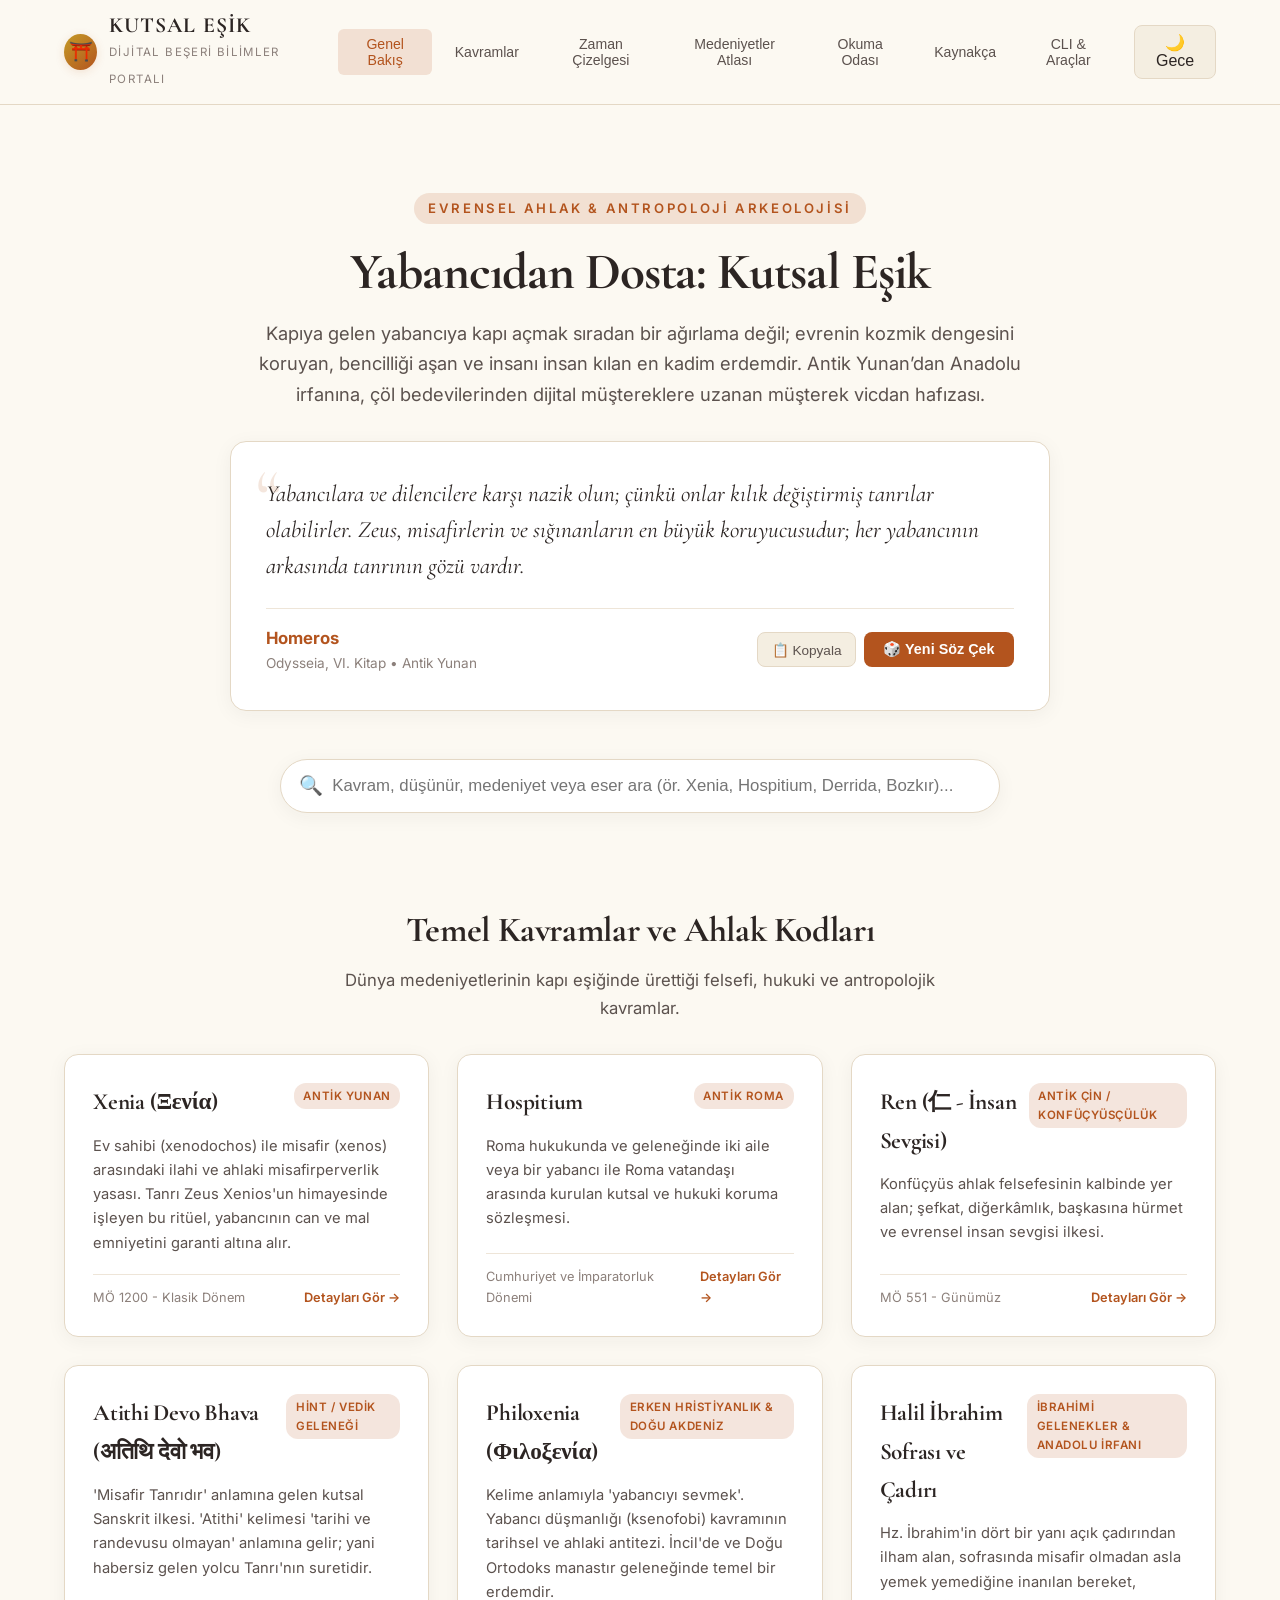
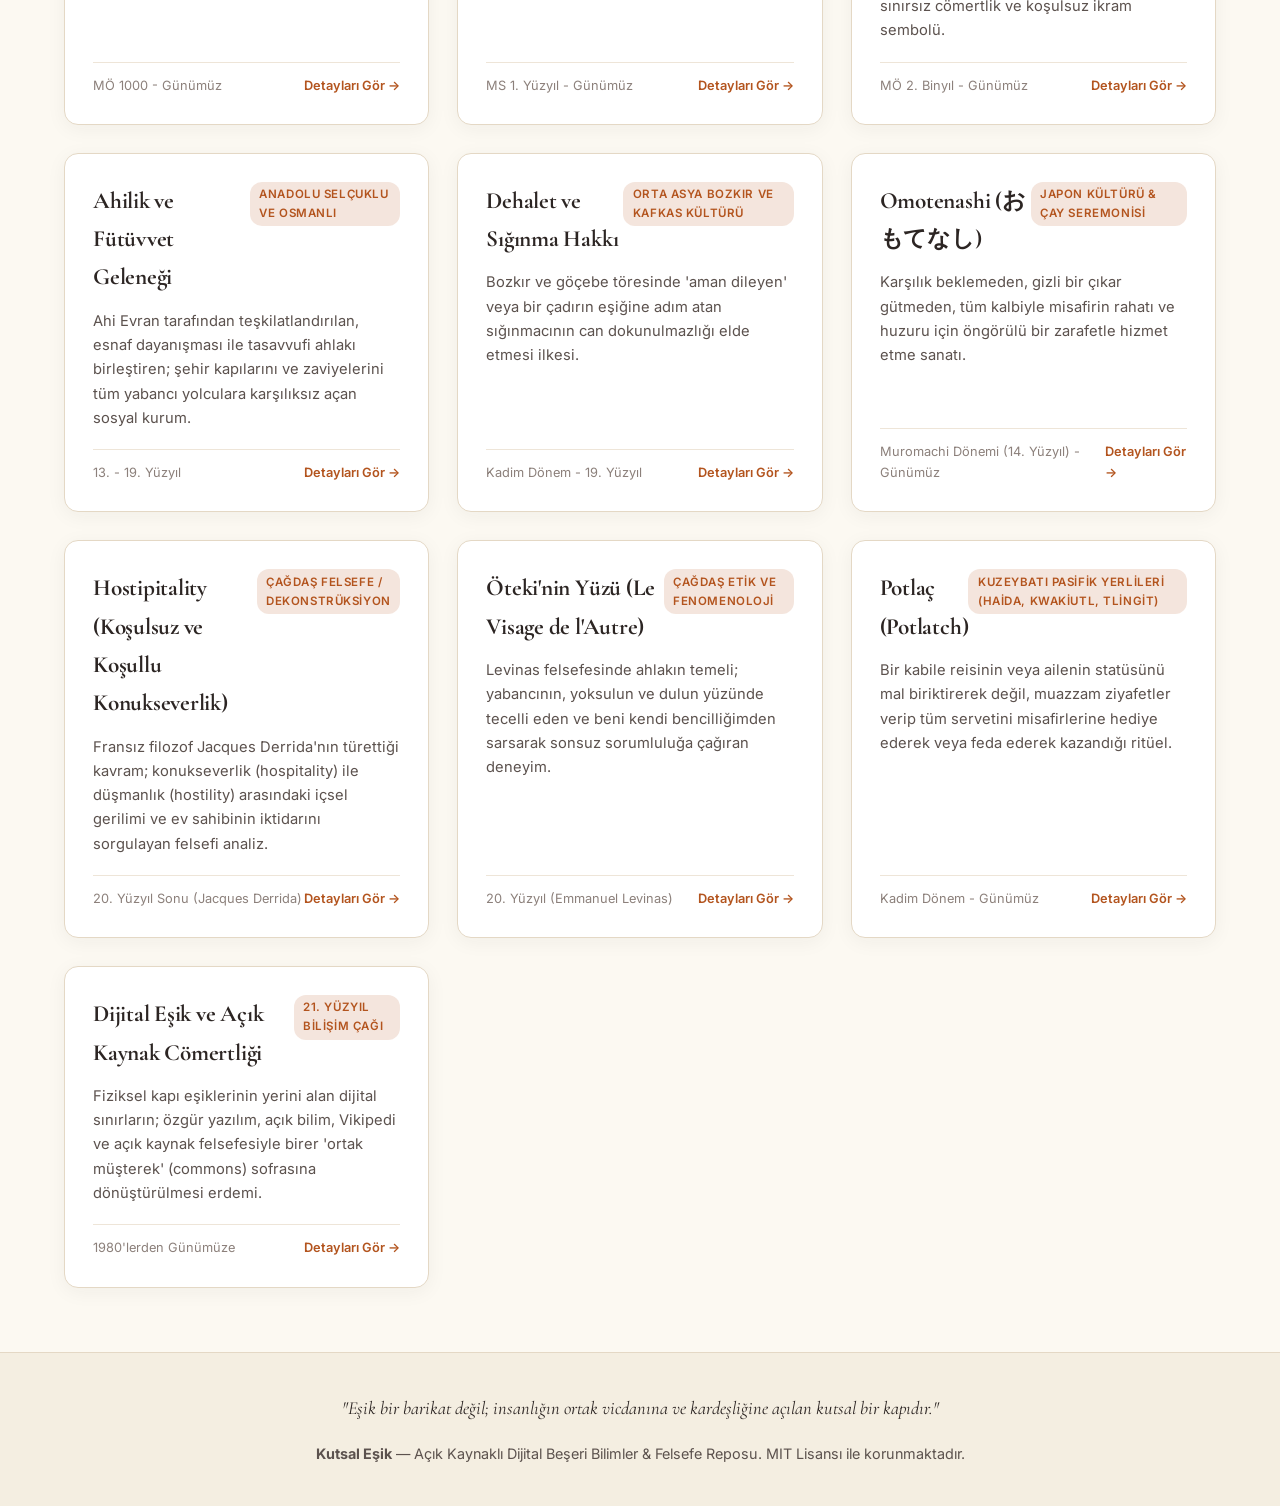
<file: index.html>
<!DOCTYPE html>
<html lang="tr">
<head>
  <meta charset="UTF-8" />
  <meta http-equiv="refresh" content="0; url=web/index.html" />
  <title>Kutsal Eşik</title>
</head>
<body>
  <p>Yönlendiriliyorsunuz... <a href="web/index.html">Kutsal Eşik Portalı'na gitmek için tıklayınız</a>.</p>
</body>
</html>
</file>
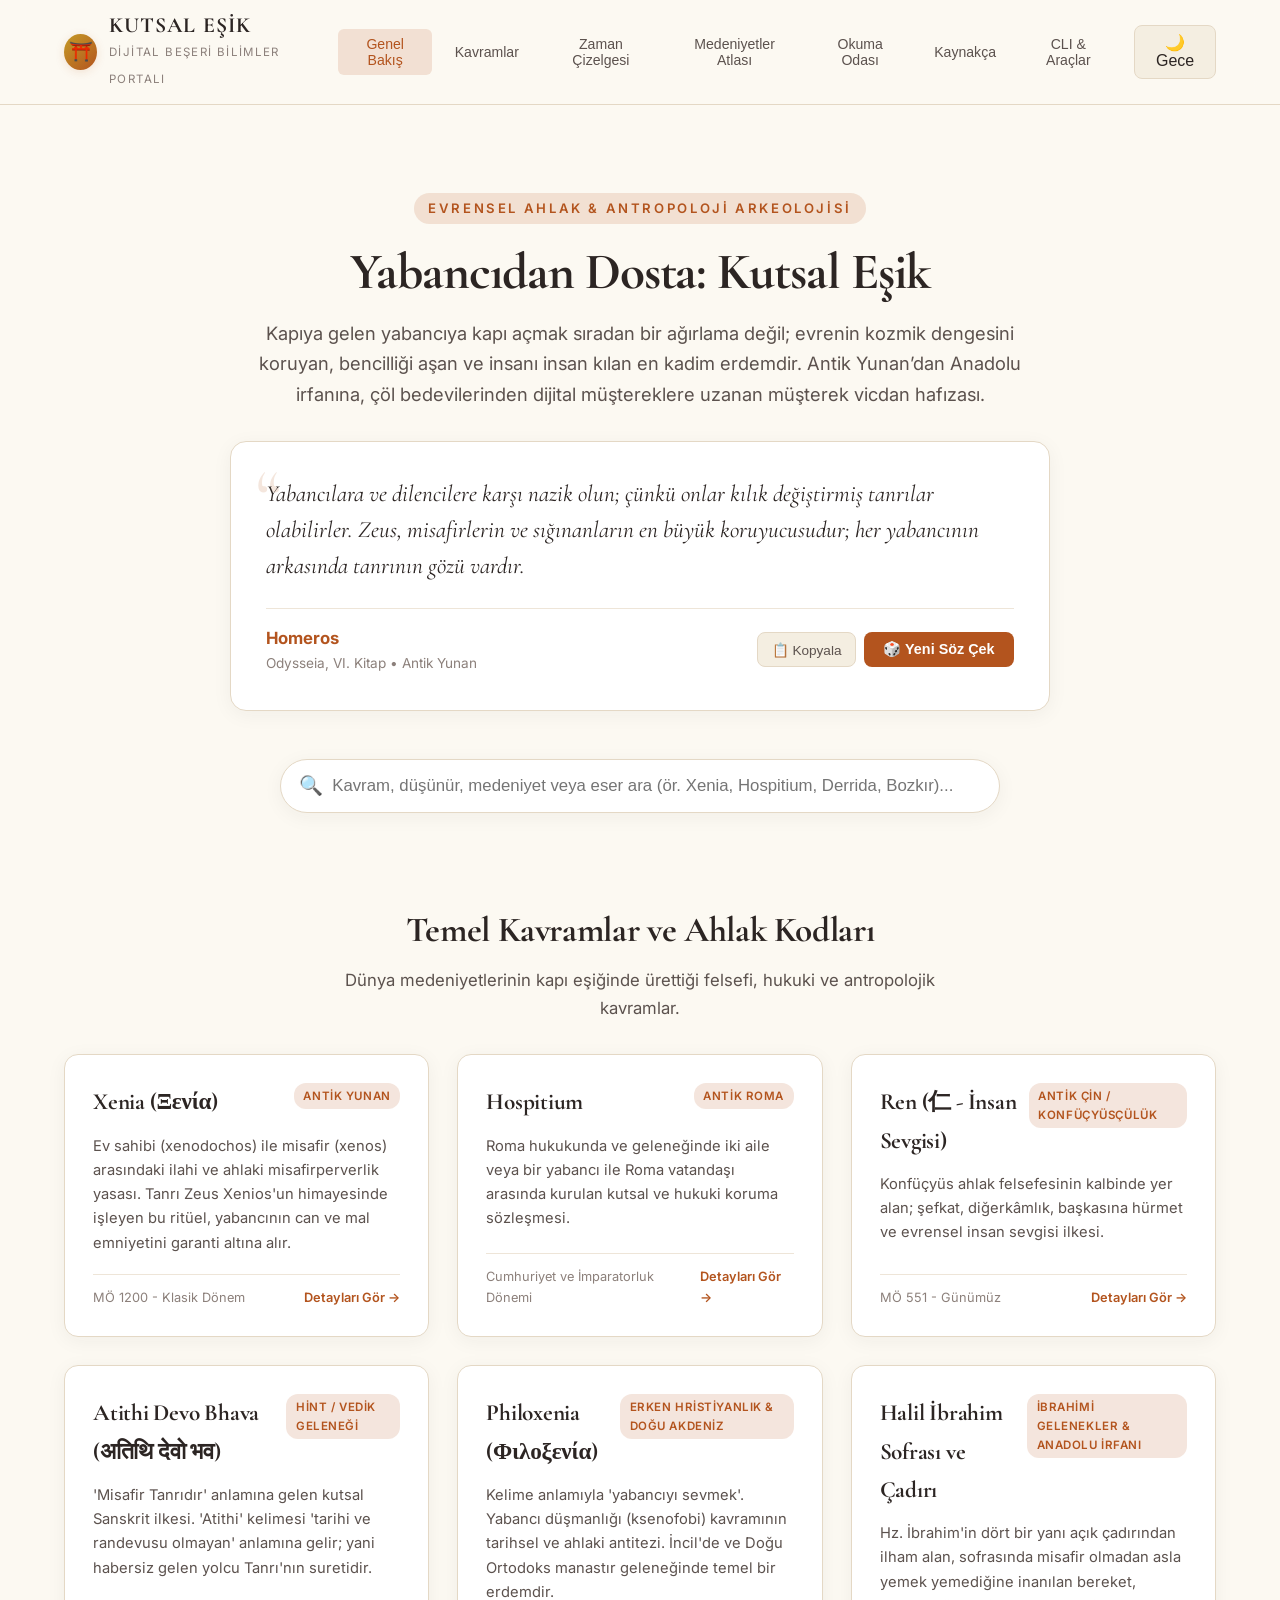
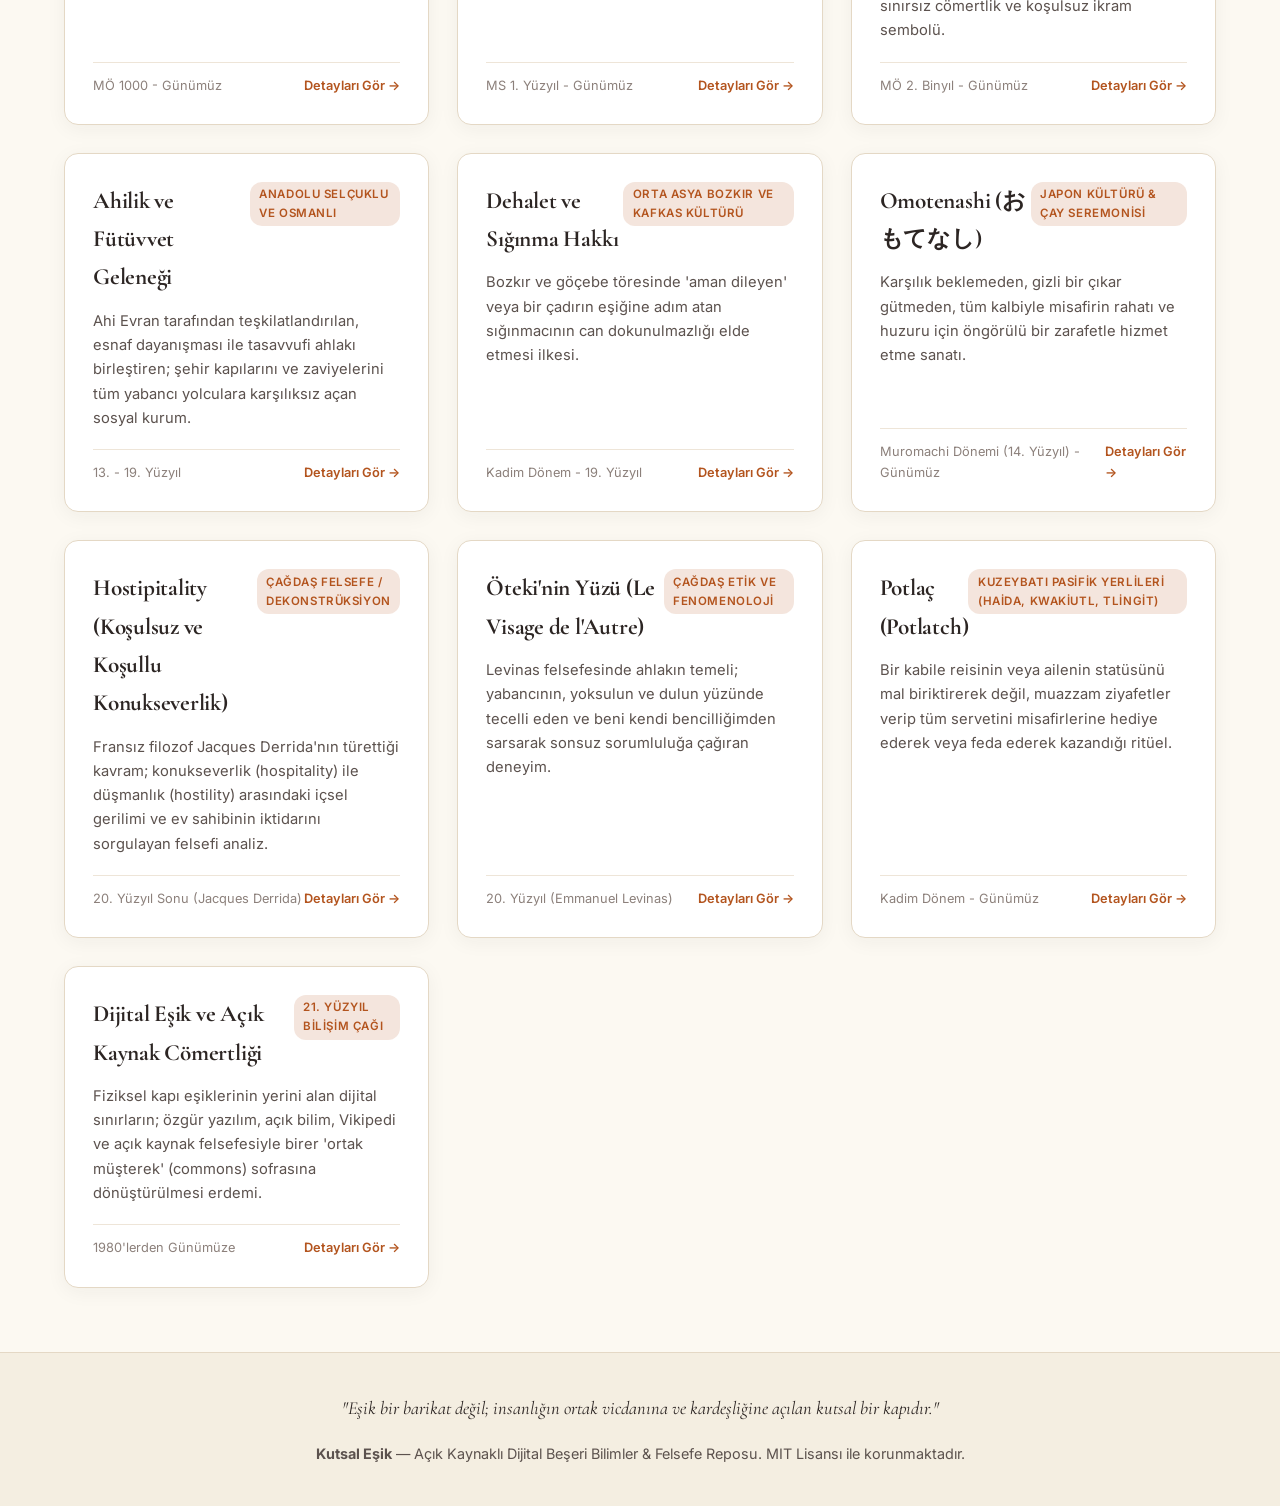
<file: web/index.html>
<!DOCTYPE html>
<html lang="tr" data-theme="light">
<head>
  <meta charset="UTF-8" />
  <meta name="viewport" content="width=device-width, initial-scale=1.0" />
  <title>Kutsal Eşik | İnsanlık Tarihinde Misafirperverlik ve Erdem Arkeolojisi</title>
  <meta name="description" content="Yabancıdan Dosta: İnsanlık Tarihinde Misafirperverlik, Erdem ve Evrensel Ahlak Arkeolojisi. Açık kaynaklı sosyolojik, felsefi ve antropolojik araştırma portalı." />
  <link rel="preconnect" href="https://fonts.googleapis.com" />
  <link rel="preconnect" href="https://fonts.gstatic.com" crossorigin />
  <link href="https://fonts.googleapis.com/css2?family=Cormorant+Garamond:ital,wght@0,500;0,700;1,400;1,600&family=Inter:wght@400;500;600;700&display=swap" rel="stylesheet" />
  <link rel="stylesheet" href="css/style.css" />
</head>
<body>

  <!-- Üst Navigasyon Çubuğu -->
  <header class="header">
    <div class="nav-container">
      <div class="logo-area" onclick="location.reload()">
        <div class="logo-icon">⛩️</div>
        <div class="logo-text">
          <h1>KUTSAL EŞİK</h1>
          <span>Dijital Beşeri Bilimler Portalı</span>
        </div>
      </div>

      <nav>
        <ul class="nav-links">
          <li><button class="nav-btn active" data-tab="tab-overview">Genel Bakış</button></li>
          <li><button class="nav-btn" data-tab="tab-concepts">Kavramlar</button></li>
          <li><button class="nav-btn" data-tab="tab-timeline">Zaman Çizelgesi</button></li>
          <li><button class="nav-btn" data-tab="tab-atlas">Medeniyetler Atlası</button></li>
          <li><button class="nav-btn" data-tab="tab-reader">Okuma Odası</button></li>
          <li><button class="nav-btn" data-tab="tab-bib">Kaynakça</button></li>
          <li><button class="nav-btn" data-tab="tab-cli">CLI & Araçlar</button></li>
        </ul>
      </nav>

      <div class="nav-actions">
        <button id="themeToggleBtn" class="theme-toggle-btn" title="Temayı Değiştir">🌙 Gece</button>
      </div>
    </div>
  </header>

  <!-- Ana İçerik -->
  <main class="main-content">

    <!-- Hero Bölümü -->
    <section class="hero">
      <span class="hero-tagline">Evrensel Ahlak & Antropoloji Arkeolojisi</span>
      <h2>Yabancıdan Dosta: Kutsal Eşik</h2>
      <p>
        Kapıya gelen yabancıya kapı açmak sıradan bir ağırlama değil; evrenin kozmik dengesini koruyan, bencilliği aşan ve insanı insan kılan en kadim erdemdir. Antik Yunan’dan Anadolu irfanına, çöl bedevilerinden dijital müştereklere uzanan müşterek vicdan hafızası.
      </p>

      <!-- Bilgelik Pusulası (Quote Box) -->
      <div class="wisdom-card">
        <div id="wisdomText" class="wisdom-text">
          Yükleniyor...
        </div>
        <div class="wisdom-author-bar">
          <div class="wisdom-meta">
            <span id="wisdomAuthor" class="wisdom-author">Düşünür</span>
            <span id="wisdomSource" class="wisdom-source">Eser & Dönem</span>
          </div>
          <div class="wisdom-actions">
            <button id="copyQuoteBtn" class="btn-icon" title="Alıntıyı Kopyala">📋 Kopyala</button>
            <button id="nextQuoteBtn" class="btn-primary">🎲 Yeni Söz Çek</button>
          </div>
        </div>
      </div>

      <!-- Canlı Arama Çubuğu -->
      <div class="search-wrapper">
        <span class="search-icon">🔍</span>
        <input
          type="text"
          id="searchInput"
          class="search-input"
          placeholder="Kavram, düşünür, medeniyet veya eser ara (ör. Xenia, Hospitium, Derrida, Bozkır)..."
        />
      </div>
    </section>

    <!-- SEKME 1: GENEL BAKIŞ & KAVRAMLAR -->
    <section id="tab-overview" class="tab-content active">
      <div class="section-header">
        <h3>Temel Kavramlar ve Ahlak Kodları</h3>
        <p>Dünya medeniyetlerinin kapı eşiğinde ürettiği felsefi, hukuki ve antropolojik kavramlar.</p>
      </div>
      <div id="conceptsGrid" class="cards-grid">
        <!-- JS ile doldurulacak -->
      </div>
    </section>

    <!-- SEKME 2: TÜM KAVRAMLAR LİSTESİ -->
    <section id="tab-concepts" class="tab-content">
      <div class="section-header">
        <h3>Kavramlar Ansiklopedisi</h3>
        <p>Xenia'dan Ren'e, Halil İbrahim Sofrası'ndan Hostipitality'ye kadar misafirperverliğin kurucu kavramları.</p>
      </div>
      <!-- conceptsGrid aynı yapıda yeniden kullanılır -->
      <p style="text-align: center; color: var(--text-muted); margin-bottom: 2rem;">Aşağıdaki kartlara tıklayarak kavramların kökenini, okunuşunu ve kaynak metinlerini inceleyebilirsiniz.</p>
    </section>

    <!-- SEKME 3: ZAMAN ÇİZELGESİ -->
    <section id="tab-timeline" class="tab-content">
      <div class="section-header">
        <h3>Zaman Çizelgesi: Eşiğin 4000 Yıllık Tarihi</h3>
        <p>Sümer ve Babil kanunlarından başlayıp 21. yüzyıl dijital çağının açık kaynak sofralarına uzanan tarihsel kronoloji.</p>
      </div>
      <div id="timelineContainer" class="timeline-container">
        <!-- JS ile doldurulacak -->
      </div>
    </section>

    <!-- SEKME 4: MEDENİYETLER ATLASI -->
    <section id="tab-atlas" class="tab-content">
      <div class="section-header">
        <h3>Medeniyetler Atlası</h3>
        <p>Coğrafi determinizm, semboller, sofra ritüelleri ve hayatta kalma refleksleri.</p>
      </div>
      <div id="traditionsGrid" class="cards-grid">
        <!-- JS ile doldurulacak -->
      </div>
    </section>

    <!-- SEKME 5: OKUMA ODASI (MONOGRAFİLER) -->
    <section id="tab-reader" class="tab-content">
      <div class="section-header">
        <h3>Akademik Okuma Odası</h3>
        <p>Kutsal Eşik Araştırma Kolektifi tarafından hazırlanan 6 kapsamlı araştırma monografisi.</p>
      </div>
      <div class="reader-container">
        <aside class="reader-sidebar">
          <h4>Bölümler</h4>
          <ul id="docList" class="doc-list">
            <!-- JS ile doldurulacak -->
          </ul>
        </aside>
        <article class="reader-article">
          <div id="readerArticleBody" class="article-body">
            <!-- JS ile doldurulacak -->
          </div>
        </article>
      </div>
    </section>

    <!-- SEKME 6: KAYNAKÇA -->
    <section id="tab-bib" class="tab-content">
      <div class="section-header">
        <h3>Akademik Kaynakça ve İleri Okuma</h3>
        <p>Konukseverlik, antropoloji ve etik alanındaki temel kaynaklar.</p>
        <div style="margin-top: 1rem;">
          <button id="exportBibtexBtn" class="btn-primary">📋 Tümünü BibTeX Olarak Kopyala</button>
        </div>
      </div>
      <div id="bibGrid" class="cards-grid">
        <!-- JS ile doldurulacak -->
      </div>
    </section>

    <!-- SEKME 7: CLI & GELİŞTİRİCİ KILAVUZU -->
    <section id="tab-cli" class="tab-content">
      <div class="section-header">
        <h3>Komut Satırı (CLI) ve Açık Veri Kılavuzu</h3>
        <p>Terminal meraklıları, araştırmacılar ve veri analistleri için Python CLI araçları.</p>
      </div>
      <div style="max-width: 800px; margin: 0 auto; background: var(--bg-card); border: 1px solid var(--border-color); border-radius: 14px; padding: 2rem;">
        <h4 style="font-size: 1.3rem; margin-bottom: 1rem; color: var(--accent);">Python CLI ile Hızlı Kullanım</h4>
        <pre style="background: var(--bg-secondary); padding: 1.2rem; border-radius: 8px; overflow-x: auto; font-family: monospace; font-size: 0.95rem; margin-bottom: 1.5rem;"><code># Kütüphane İstatistiklerini Görüntüle
python -m kutsal_esik stats

# Rastgele Bir Felsefi Alıntı Çek
python -m kutsal_esik quote

# Belirli Bir Tema veya Kültüre Göre Alıntı Filtrele
python -m kutsal_esik quote --culture "Yunan"
python -m kutsal_esik quote --theme "Cömertlik"

# Tüm Koleksiyonda Arama Yap
python -m kutsal_esik search "Derrida"

# Kronolojiyi Terminalde Listele
python -m kutsal_esik timeline

# BibTeX Kaynakçasını Dışa Aktar
python -m kutsal_esik bib --export

# Yerel Web Sunucusunu Başlat
python -m kutsal_esik serve --port 8000</code></pre>

        <h4 style="font-size: 1.3rem; margin-bottom: 1rem; color: var(--accent);">Açık Veri Dosyaları (JSON)</h4>
        <p style="color: var(--text-secondary); margin-bottom: 1rem;">
          Bu repodaki tüm veriler makine tarafından okunabilir açık JSON formatında <code>data/</code> dizininde barındırılmaktadır:
        </p>
        <ul style="padding-left: 1.5rem; color: var(--text-secondary); line-height: 1.8;">
          <li><code>data/quotes.json</code>: 20+ derin felsefi alıntı ve bağlamları</li>
          <li><code>data/concepts.json</code>: 13 temel konukseverlik kavramı ve ilkeleri</li>
          <li><code>data/timeline.json</code>: MÖ 2100'den günümüze tarihsel dönüm noktaları</li>
          <li><code>data/traditions.json</code>: Kültür ve coğrafya bazlı gelenek atlası</li>
          <li><code>data/bibliography.json</code>: Akademik kaynakça ve yayın künyeleri</li>
        </ul>
      </div>
    </section>

  </main>

  <!-- Modal: Kavram Detayı -->
  <div id="conceptModal" class="modal-overlay">
    <div class="modal-card">
      <button id="modalCloseBtn" class="modal-close" title="Kapat">&times;</button>
      <div id="modalBody"></div>
    </div>
  </div>

  <!-- Toast Bildirimi -->
  <div id="toast" class="toast">Bildirim</div>

  <!-- Alt Bilgi (Footer) -->
  <footer class="footer">
    <p class="footer-manifesto">
      "Eşik bir barikat değil; insanlığın ortak vicdanına ve kardeşliğine açılan kutsal bir kapıdır."
    </p>
    <p>
      <strong>Kutsal Eşik</strong> — Açık Kaynaklı Dijital Beşeri Bilimler & Felsefe Reposu. MIT Lisansı ile korunmaktadır.
    </p>
  </footer>

  <!-- Betikler -->
  <script src="js/data.js"></script>
  <script src="js/app.js"></script>
</body>
</html>
</file>
<file: web/css/style.css>
/* ==========================================================================
   KUTSAL EŞİK - DİJİTAL BEŞERİ BİLİMLER PORTALI STİL DOSYASI
   ========================================================================== */

:root {
  /* Parşömen (Açık) Teması */
  --bg-primary: #fcf9f2;
  --bg-secondary: #f4eee1;
  --bg-card: #ffffff;
  --bg-card-hover: #faf6ed;
  --text-primary: #2c2523;
  --text-secondary: #5c524e;
  --text-muted: #8c807b;
  --accent: #b3541e;
  --accent-light: #df7a42;
  --accent-glow: rgba(179, 84, 30, 0.15);
  --gold: #c59b27;
  --border-color: #e4d8c5;
  --border-subtle: #eee5d8;
  --card-shadow: 0 4px 20px rgba(44, 37, 35, 0.05);
  --card-shadow-hover: 0 10px 30px rgba(44, 37, 35, 0.1);
  --font-serif: "Cormorant Garamond", Georgia, "Times New Roman", serif;
  --font-sans: "Inter", -apple-system, BlinkMacSystemFont, "Segoe UI", Roboto, sans-serif;
  --transition: all 0.25s cubic-bezier(0.16, 1, 0.3, 1);
}

[data-theme="dark"] {
  /* Gece Feneri (Koyu) Teması */
  --bg-primary: #0e1117;
  --bg-secondary: #161b22;
  --bg-card: #1c2129;
  --bg-card-hover: #232934;
  --text-primary: #f0ede6;
  --text-secondary: #b8b1a5;
  --text-muted: #7d776c;
  --accent: #e58245;
  --accent-light: #f59e66;
  --accent-glow: rgba(229, 130, 69, 0.2);
  --gold: #e2b33c;
  --border-color: #2d333b;
  --border-subtle: #21262d;
  --card-shadow: 0 4px 20px rgba(0, 0, 0, 0.35);
  --card-shadow-hover: 0 10px 30px rgba(0, 0, 0, 0.5);
}

/* Reset & Temel Ayarlar */
* {
  margin: 0;
  padding: 0;
  box-sizing: border-box;
}

html {
  scroll-behavior: smooth;
}

body {
  font-family: var(--font-sans);
  background-color: var(--bg-primary);
  color: var(--text-primary);
  line-height: 1.65;
  transition: background-color 0.3s ease, color 0.3s ease;
  min-height: 100vh;
  display: flex;
  flex-direction: column;
}

/* Tipografi */
h1, h2, h3, h4, .serif {
  font-family: var(--font-serif);
  font-weight: 700;
  letter-spacing: -0.01em;
}

a {
  color: var(--accent);
  text-decoration: none;
  transition: var(--transition);
}

a:hover {
  color: var(--accent-light);
}

/* Header & Nav */
.header {
  position: sticky;
  top: 0;
  z-index: 100;
  background-color: rgba(252, 249, 242, 0.92);
  backdrop-filter: blur(12px);
  -webkit-backdrop-filter: blur(12px);
  border-bottom: 1px solid var(--border-color);
  transition: background-color 0.3s ease;
}

[data-theme="dark"] .header {
  background-color: rgba(14, 17, 23, 0.92);
}

.nav-container {
  max-width: 1200px;
  margin: 0 auto;
  padding: 0.85rem 1.5rem;
  display: flex;
  align-items: center;
  justify-content: space-between;
  gap: 1rem;
}

.logo-area {
  display: flex;
  align-items: center;
  gap: 0.75rem;
  cursor: pointer;
}

.logo-icon {
  width: 36px;
  height: 36px;
  border-radius: 50%;
  background: linear-gradient(135deg, var(--gold), var(--accent));
  display: flex;
  align-items: center;
  justify-content: center;
  color: #fff;
  font-size: 1.2rem;
  box-shadow: 0 2px 10px var(--accent-glow);
}

.logo-text h1 {
  font-size: 1.35rem;
  letter-spacing: 0.05em;
  color: var(--text-primary);
  line-height: 1.1;
}

.logo-text span {
  font-size: 0.72rem;
  text-transform: uppercase;
  letter-spacing: 0.12em;
  color: var(--text-muted);
}

.nav-links {
  display: flex;
  align-items: center;
  gap: 0.5rem;
  list-style: none;
}

.nav-btn {
  padding: 0.45rem 0.9rem;
  font-size: 0.88rem;
  font-weight: 500;
  color: var(--text-secondary);
  background: transparent;
  border: none;
  border-radius: 6px;
  cursor: pointer;
  transition: var(--transition);
}

.nav-btn:hover, .nav-btn.active {
  color: var(--accent);
  background-color: var(--accent-glow);
}

.nav-actions {
  display: flex;
  align-items: center;
  gap: 0.75rem;
}

.theme-toggle-btn {
  background: var(--bg-secondary);
  border: 1px solid var(--border-color);
  color: var(--text-primary);
  padding: 0.45rem 0.75rem;
  border-radius: 8px;
  cursor: pointer;
  font-size: 1rem;
  transition: var(--transition);
}

.theme-toggle-btn:hover {
  background: var(--bg-card-hover);
  border-color: var(--accent);
}

/* Container */
.main-content {
  flex: 1;
  max-width: 1200px;
  margin: 0 auto;
  padding: 2rem 1.5rem 4rem;
  width: 100%;
}

/* Hero Section */
.hero {
  text-align: center;
  padding: 3.5rem 1rem 2.5rem;
  position: relative;
}

.hero-tagline {
  display: inline-block;
  font-size: 0.82rem;
  text-transform: uppercase;
  letter-spacing: 0.2em;
  color: var(--accent);
  background: var(--accent-glow);
  padding: 0.3rem 0.9rem;
  border-radius: 20px;
  margin-bottom: 1.2rem;
  font-weight: 600;
}

.hero h2 {
  font-size: 3.2rem;
  color: var(--text-primary);
  line-height: 1.15;
  margin-bottom: 1rem;
  letter-spacing: -0.02em;
}

.hero p {
  font-size: 1.15rem;
  color: var(--text-secondary);
  max-width: 780px;
  margin: 0 auto 2rem;
  font-weight: 400;
}

/* Bilgelik Pusulası (Quote Box) */
.wisdom-card {
  max-width: 820px;
  margin: 0 auto 3rem;
  background: var(--bg-card);
  border: 1px solid var(--border-color);
  border-radius: 16px;
  padding: 2.2rem;
  position: relative;
  box-shadow: var(--card-shadow);
  transition: var(--transition);
  text-align: left;
}

.wisdom-card::before {
  content: "“";
  position: absolute;
  top: 1rem;
  left: 1.5rem;
  font-size: 5rem;
  font-family: var(--font-serif);
  color: var(--accent-glow);
  line-height: 1;
  pointer-events: none;
}

.wisdom-text {
  font-family: var(--font-serif);
  font-size: 1.45rem;
  font-style: italic;
  color: var(--text-primary);
  line-height: 1.55;
  margin-bottom: 1.4rem;
  position: relative;
  z-index: 1;
}

.wisdom-author-bar {
  display: flex;
  align-items: center;
  justify-content: space-between;
  border-top: 1px solid var(--border-subtle);
  padding-top: 1rem;
  flex-wrap: wrap;
  gap: 0.75rem;
}

.wisdom-meta {
  display: flex;
  flex-direction: column;
}

.wisdom-author {
  font-weight: 700;
  font-size: 1.05rem;
  color: var(--accent);
}

.wisdom-source {
  font-size: 0.85rem;
  color: var(--text-muted);
}

.wisdom-actions {
  display: flex;
  gap: 0.5rem;
}

.btn-icon {
  background: var(--bg-secondary);
  border: 1px solid var(--border-color);
  color: var(--text-secondary);
  padding: 0.45rem 0.85rem;
  border-radius: 8px;
  font-size: 0.85rem;
  cursor: pointer;
  display: inline-flex;
  align-items: center;
  gap: 0.35rem;
  transition: var(--transition);
}

.btn-icon:hover {
  background: var(--accent-glow);
  color: var(--accent);
  border-color: var(--accent);
}

.btn-primary {
  background: var(--accent);
  color: #fff;
  border: none;
  padding: 0.55rem 1.2rem;
  border-radius: 8px;
  font-size: 0.9rem;
  font-weight: 600;
  cursor: pointer;
  display: inline-flex;
  align-items: center;
  gap: 0.4rem;
  transition: var(--transition);
}

.btn-primary:hover {
  background: var(--accent-light);
  transform: translateY(-1px);
}

/* Global Arama Çubuğu */
.search-wrapper {
  max-width: 720px;
  margin: 0 auto 3rem;
  position: relative;
}

.search-input {
  width: 100%;
  padding: 1rem 1.4rem 1rem 3.2rem;
  font-size: 1.05rem;
  border: 1px solid var(--border-color);
  border-radius: 50px;
  background: var(--bg-card);
  color: var(--text-primary);
  box-shadow: var(--card-shadow);
  transition: var(--transition);
}

.search-input:focus {
  outline: none;
  border-color: var(--accent);
  box-shadow: 0 0 0 3px var(--accent-glow);
}

.search-icon {
  position: absolute;
  left: 1.2rem;
  top: 50%;
  transform: translateY(-50%);
  color: var(--text-muted);
  font-size: 1.2rem;
}

/* Sekmeler (Tabs) */
.tab-content {
  display: none;
}

.tab-content.active {
  display: block;
  animation: fadeIn 0.3s ease-out;
}

@keyframes fadeIn {
  from { opacity: 0; transform: translateY(8px); }
  to { opacity: 1; transform: translateY(0); }
}

.section-header {
  margin-bottom: 2rem;
  text-align: center;
}

.section-header h3 {
  font-size: 2.2rem;
  color: var(--text-primary);
  margin-bottom: 0.5rem;
}

.section-header p {
  color: var(--text-secondary);
  font-size: 1.05rem;
  max-width: 650px;
  margin: 0 auto;
}

/* Grid Kartlar */
.cards-grid {
  display: grid;
  grid-template-columns: repeat(auto-fill, minmax(320px, 1fr));
  gap: 1.75rem;
}

.concept-card {
  background: var(--bg-card);
  border: 1px solid var(--border-color);
  border-radius: 14px;
  padding: 1.75rem;
  box-shadow: var(--card-shadow);
  transition: var(--transition);
  cursor: pointer;
  display: flex;
  flex-direction: column;
}

.concept-card:hover {
  transform: translateY(-4px);
  border-color: var(--accent);
  box-shadow: var(--card-shadow-hover);
}

.concept-header {
  display: flex;
  justify-content: space-between;
  align-items: flex-start;
  margin-bottom: 0.75rem;
}

.concept-title {
  font-size: 1.45rem;
  color: var(--text-primary);
}

.concept-badge {
  font-size: 0.72rem;
  padding: 0.2rem 0.6rem;
  border-radius: 12px;
  background: var(--accent-glow);
  color: var(--accent);
  font-weight: 600;
  text-transform: uppercase;
  letter-spacing: 0.05em;
}

.concept-def {
  font-size: 0.92rem;
  color: var(--text-secondary);
  margin-bottom: 1.2rem;
  flex: 1;
}

.concept-footer {
  font-size: 0.8rem;
  color: var(--text-muted);
  border-top: 1px solid var(--border-subtle);
  padding-top: 0.75rem;
  display: flex;
  justify-content: space-between;
}

/* Zaman Çizelgesi (Timeline) */
.timeline-container {
  position: relative;
  max-width: 900px;
  margin: 2rem auto;
  padding-left: 2rem;
}

.timeline-container::before {
  content: "";
  position: absolute;
  top: 0;
  bottom: 0;
  left: 28px;
  width: 2px;
  background: linear-gradient(to bottom, var(--gold), var(--accent), var(--border-color));
}

.timeline-item {
  position: relative;
  margin-bottom: 2.5rem;
  padding-left: 2.5rem;
}

.timeline-item::before {
  content: "";
  position: absolute;
  left: 20px;
  top: 6px;
  width: 18px;
  height: 18px;
  border-radius: 50%;
  background: var(--bg-card);
  border: 3px solid var(--accent);
  box-shadow: 0 0 10px var(--accent-glow);
}

.timeline-content {
  background: var(--bg-card);
  border: 1px solid var(--border-color);
  border-radius: 12px;
  padding: 1.5rem;
  box-shadow: var(--card-shadow);
}

.timeline-year {
  display: inline-block;
  font-size: 0.82rem;
  font-weight: 700;
  color: var(--accent);
  background: var(--accent-glow);
  padding: 0.2rem 0.6rem;
  border-radius: 4px;
  margin-bottom: 0.5rem;
}

.timeline-title {
  font-size: 1.3rem;
  color: var(--text-primary);
  margin-bottom: 0.5rem;
}

.timeline-desc {
  font-size: 0.95rem;
  color: var(--text-secondary);
  margin-bottom: 0.75rem;
}

.timeline-tags {
  font-size: 0.8rem;
  color: var(--text-muted);
}

/* Atlas Kartları */
.tradition-card {
  background: var(--bg-card);
  border: 1px solid var(--border-color);
  border-radius: 14px;
  padding: 1.8rem;
  box-shadow: var(--card-shadow);
  transition: var(--transition);
}

.tradition-card:hover {
  border-color: var(--gold);
}

.tradition-symbols {
  display: flex;
  gap: 0.5rem;
  flex-wrap: wrap;
  margin: 0.75rem 0 1rem;
}

.symbol-tag {
  font-size: 0.75rem;
  background: var(--bg-secondary);
  border: 1px solid var(--border-subtle);
  padding: 0.2rem 0.6rem;
  border-radius: 6px;
  color: var(--text-secondary);
}

.tradition-proverb {
  font-family: var(--font-serif);
  font-style: italic;
  font-size: 1.05rem;
  color: var(--accent);
  border-left: 3px solid var(--accent);
  padding-left: 0.8rem;
  margin: 1rem 0;
}

/* Monografiler (Okuma Odası) */
.reader-container {
  display: grid;
  grid-template-columns: 280px 1fr;
  gap: 2.5rem;
  background: var(--bg-card);
  border: 1px solid var(--border-color);
  border-radius: 16px;
  padding: 2rem;
  box-shadow: var(--card-shadow);
}

.reader-sidebar {
  border-right: 1px solid var(--border-subtle);
  padding-right: 1.5rem;
}

.reader-sidebar h4 {
  font-size: 1.1rem;
  margin-bottom: 1rem;
  color: var(--text-primary);
}

.doc-list {
  list-style: none;
}

.doc-item {
  padding: 0.75rem 1rem;
  font-size: 0.9rem;
  color: var(--text-secondary);
  border-radius: 8px;
  cursor: pointer;
  margin-bottom: 0.35rem;
  transition: var(--transition);
}

.doc-item:hover, .doc-item.active {
  background: var(--accent-glow);
  color: var(--accent);
  font-weight: 600;
}

.reader-article {
  max-width: 780px;
  padding: 0.5rem 1rem;
}

.article-body {
  font-size: 1.05rem;
  line-height: 1.8;
  color: var(--text-primary);
}

.article-body h1 {
  font-size: 2.4rem;
  margin-bottom: 1rem;
  color: var(--accent);
}

.article-body h2 {
  font-size: 1.6rem;
  margin: 2rem 0 0.8rem;
  border-bottom: 1px solid var(--border-subtle);
  padding-bottom: 0.4rem;
}

.article-body h3 {
  font-size: 1.3rem;
  margin: 1.4rem 0 0.6rem;
}

.article-body blockquote {
  font-family: var(--font-serif);
  font-style: italic;
  font-size: 1.25rem;
  background: var(--bg-secondary);
  border-left: 4px solid var(--accent);
  padding: 1.2rem 1.5rem;
  margin: 1.5rem 0;
  border-radius: 0 8px 8px 0;
}

.article-body ul, .article-body ol {
  padding-left: 1.5rem;
  margin: 1rem 0;
}

.article-body li {
  margin-bottom: 0.5rem;
}

.article-body code {
  background: var(--bg-secondary);
  padding: 0.2rem 0.45rem;
  border-radius: 4px;
  font-size: 0.9em;
  font-family: monospace;
}

/* Modal */
.modal-overlay {
  position: fixed;
  inset: 0;
  background: rgba(0, 0, 0, 0.6);
  backdrop-filter: blur(4px);
  display: flex;
  align-items: center;
  justify-content: center;
  z-index: 1000;
  padding: 1.5rem;
  opacity: 0;
  pointer-events: none;
  transition: opacity 0.25s ease;
}

.modal-overlay.active {
  opacity: 1;
  pointer-events: auto;
}

.modal-card {
  background: var(--bg-card);
  border: 1px solid var(--border-color);
  border-radius: 16px;
  max-width: 650px;
  width: 100%;
  padding: 2.2rem;
  box-shadow: 0 20px 50px rgba(0, 0, 0, 0.4);
  position: relative;
  transform: translateY(20px);
  transition: transform 0.25s ease;
  max-height: 90vh;
  overflow-y: auto;
}

.modal-overlay.active .modal-card {
  transform: translateY(0);
}

.modal-close {
  position: absolute;
  top: 1.2rem;
  right: 1.2rem;
  background: none;
  border: none;
  font-size: 1.5rem;
  color: var(--text-muted);
  cursor: pointer;
  transition: var(--transition);
}

.modal-close:hover {
  color: var(--accent);
}

/* Toast Bildirim */
.toast {
  position: fixed;
  bottom: 2rem;
  right: 2rem;
  background: var(--text-primary);
  color: var(--bg-primary);
  padding: 0.75rem 1.4rem;
  border-radius: 8px;
  font-size: 0.9rem;
  box-shadow: 0 4px 15px rgba(0, 0, 0, 0.2);
  z-index: 2000;
  opacity: 0;
  transform: translateY(10px);
  transition: var(--transition);
  pointer-events: none;
}

.toast.show {
  opacity: 1;
  transform: translateY(0);
}

/* Footer */
.footer {
  margin-top: auto;
  border-top: 1px solid var(--border-color);
  background: var(--bg-secondary);
  padding: 2.5rem 1.5rem;
  text-align: center;
  font-size: 0.9rem;
  color: var(--text-secondary);
}

.footer-manifesto {
  font-family: var(--font-serif);
  font-style: italic;
  font-size: 1.15rem;
  max-width: 700px;
  margin: 0 auto 1.2rem;
  color: var(--text-primary);
}

/* Responsive */
@media (max-width: 860px) {
  .hero h2 {
    font-size: 2.4rem;
  }
  .nav-links {
    display: none;
  }
  .reader-container {
    grid-template-columns: 1fr;
  }
  .reader-sidebar {
    border-right: none;
    border-bottom: 1px solid var(--border-subtle);
    padding-bottom: 1.5rem;
  }
}
</file>
